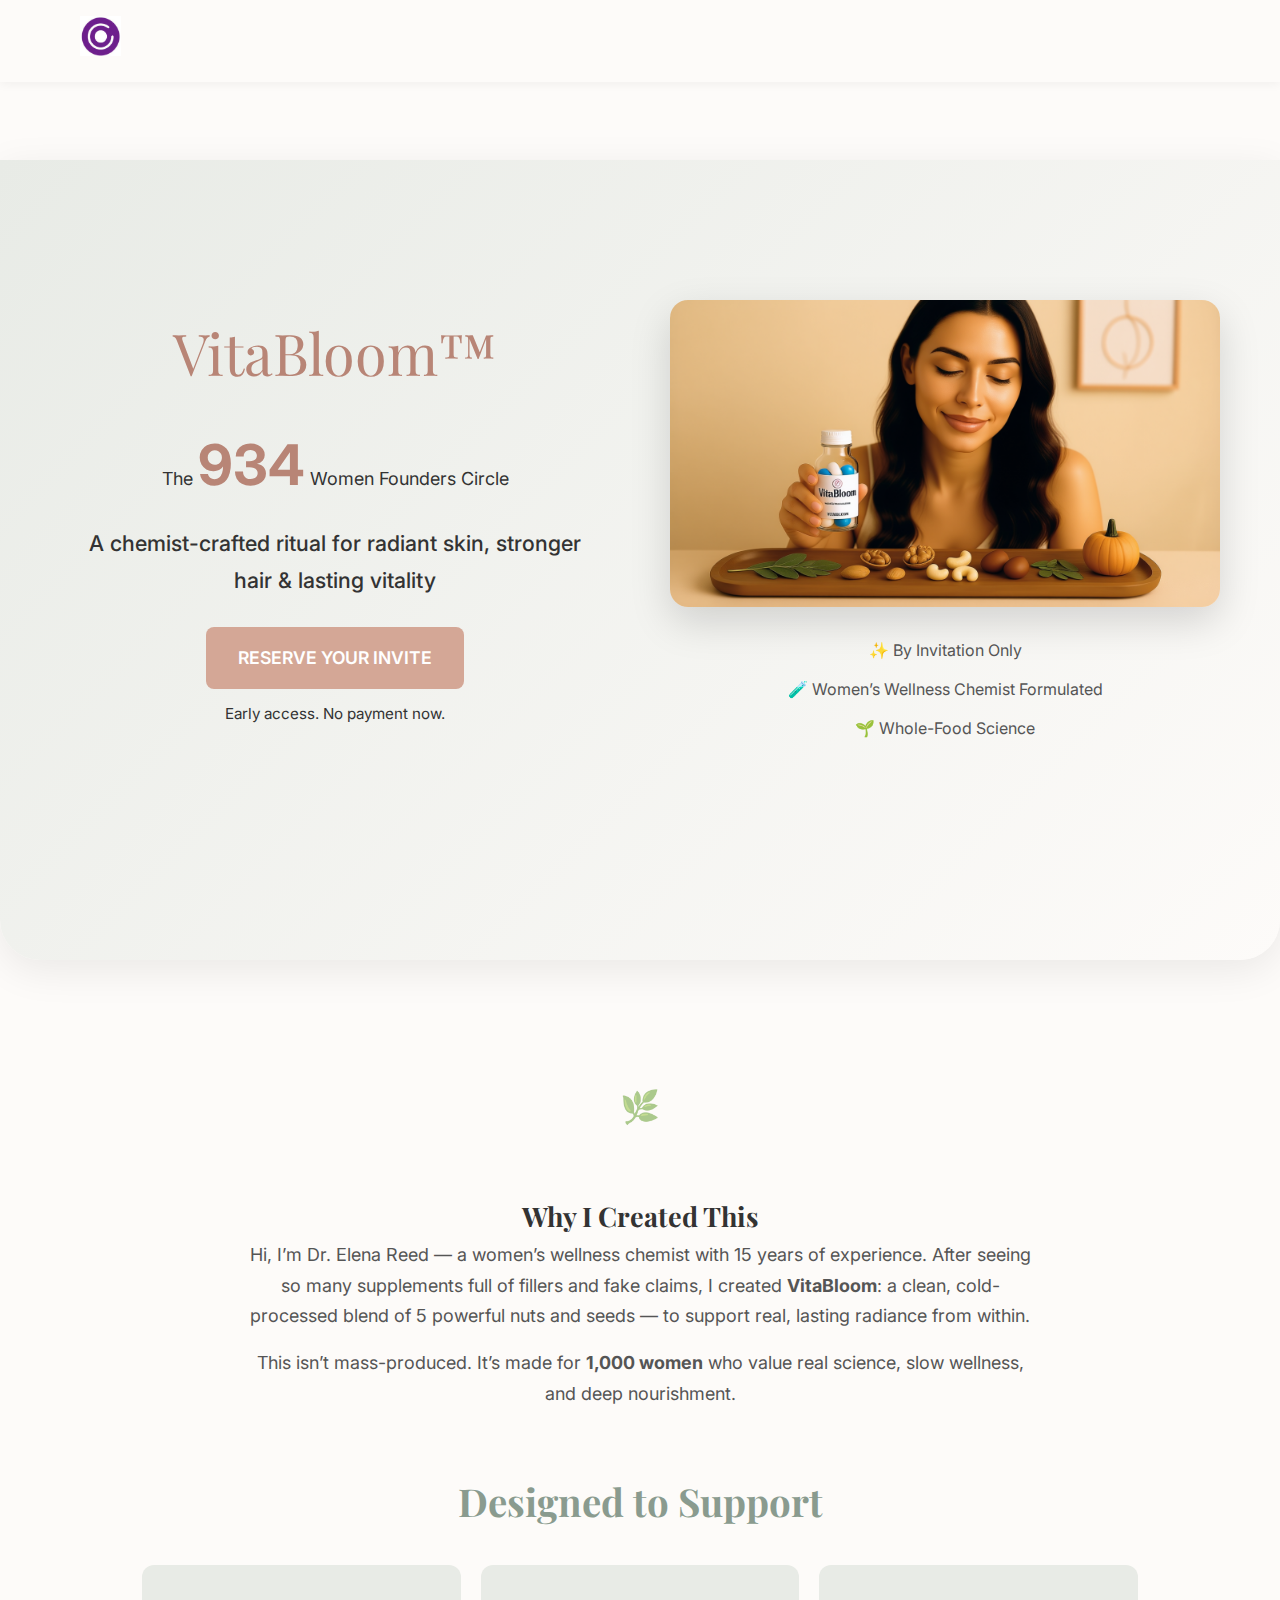
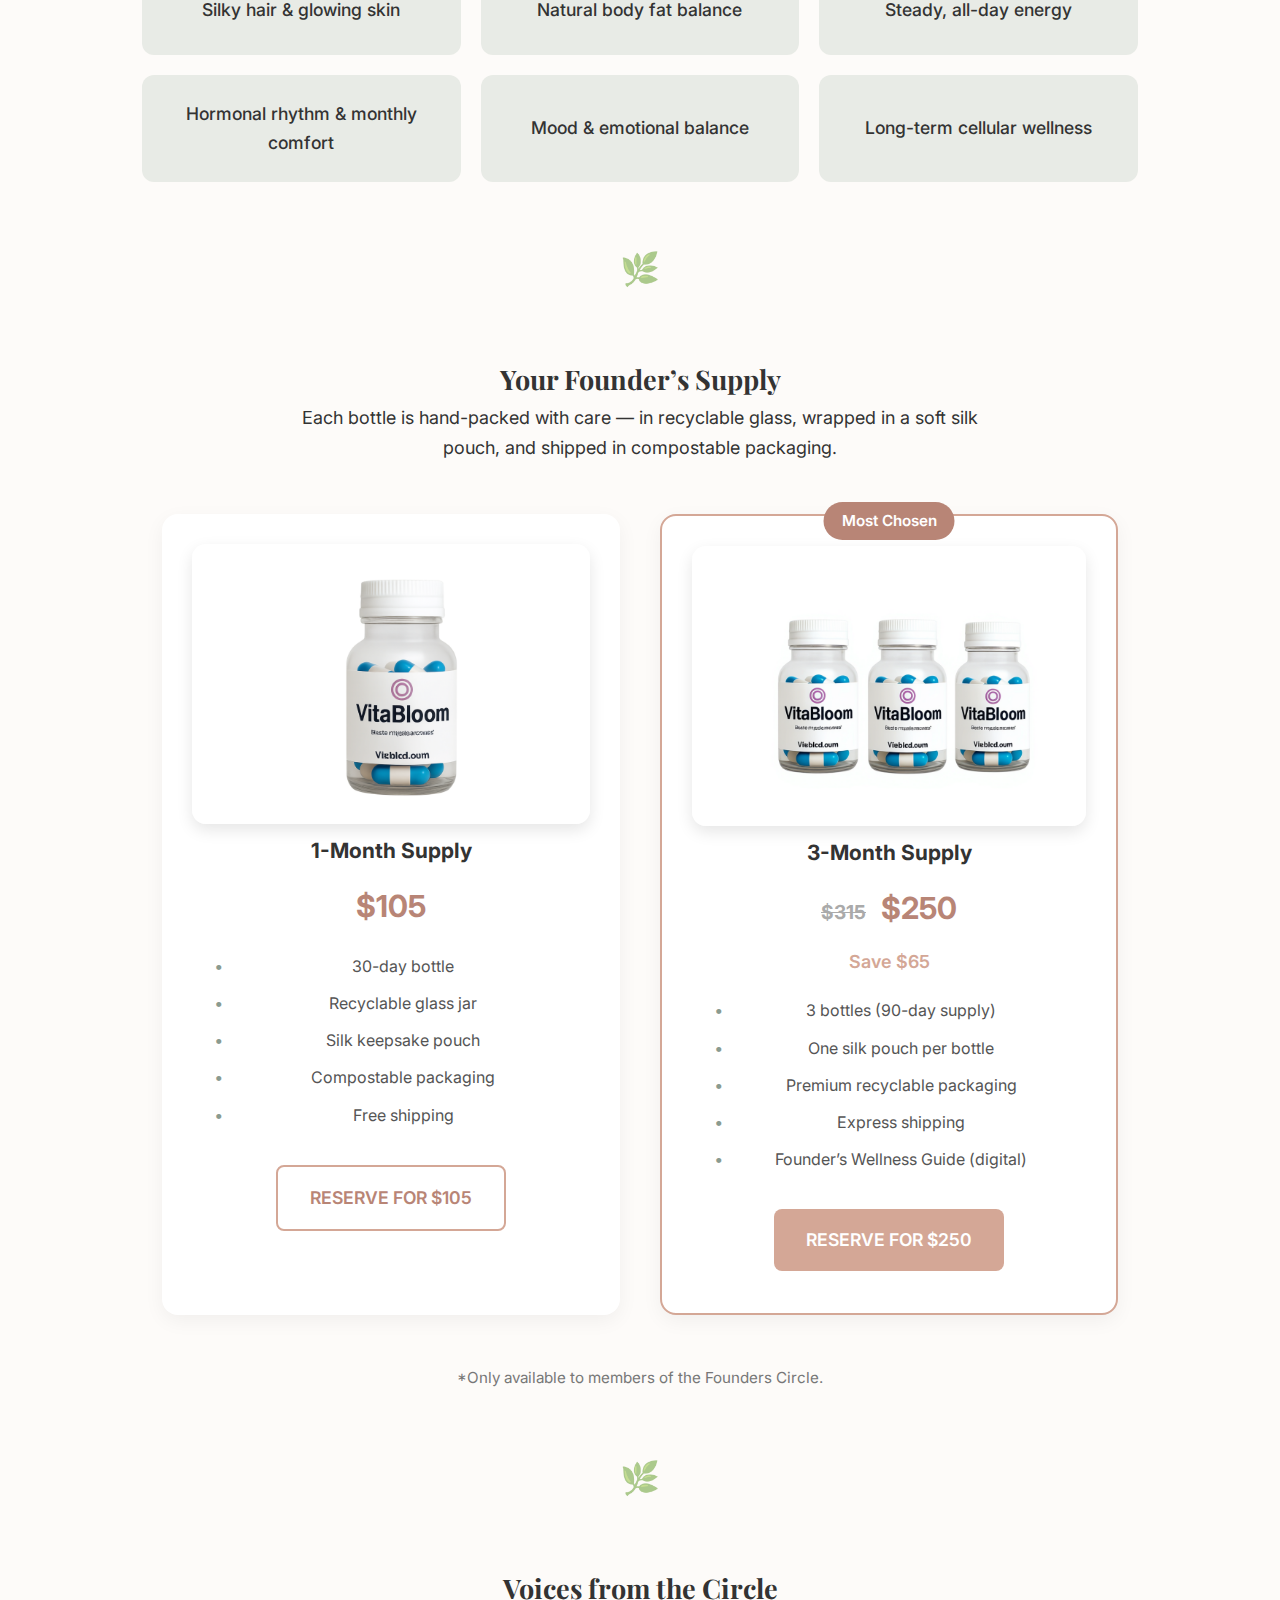
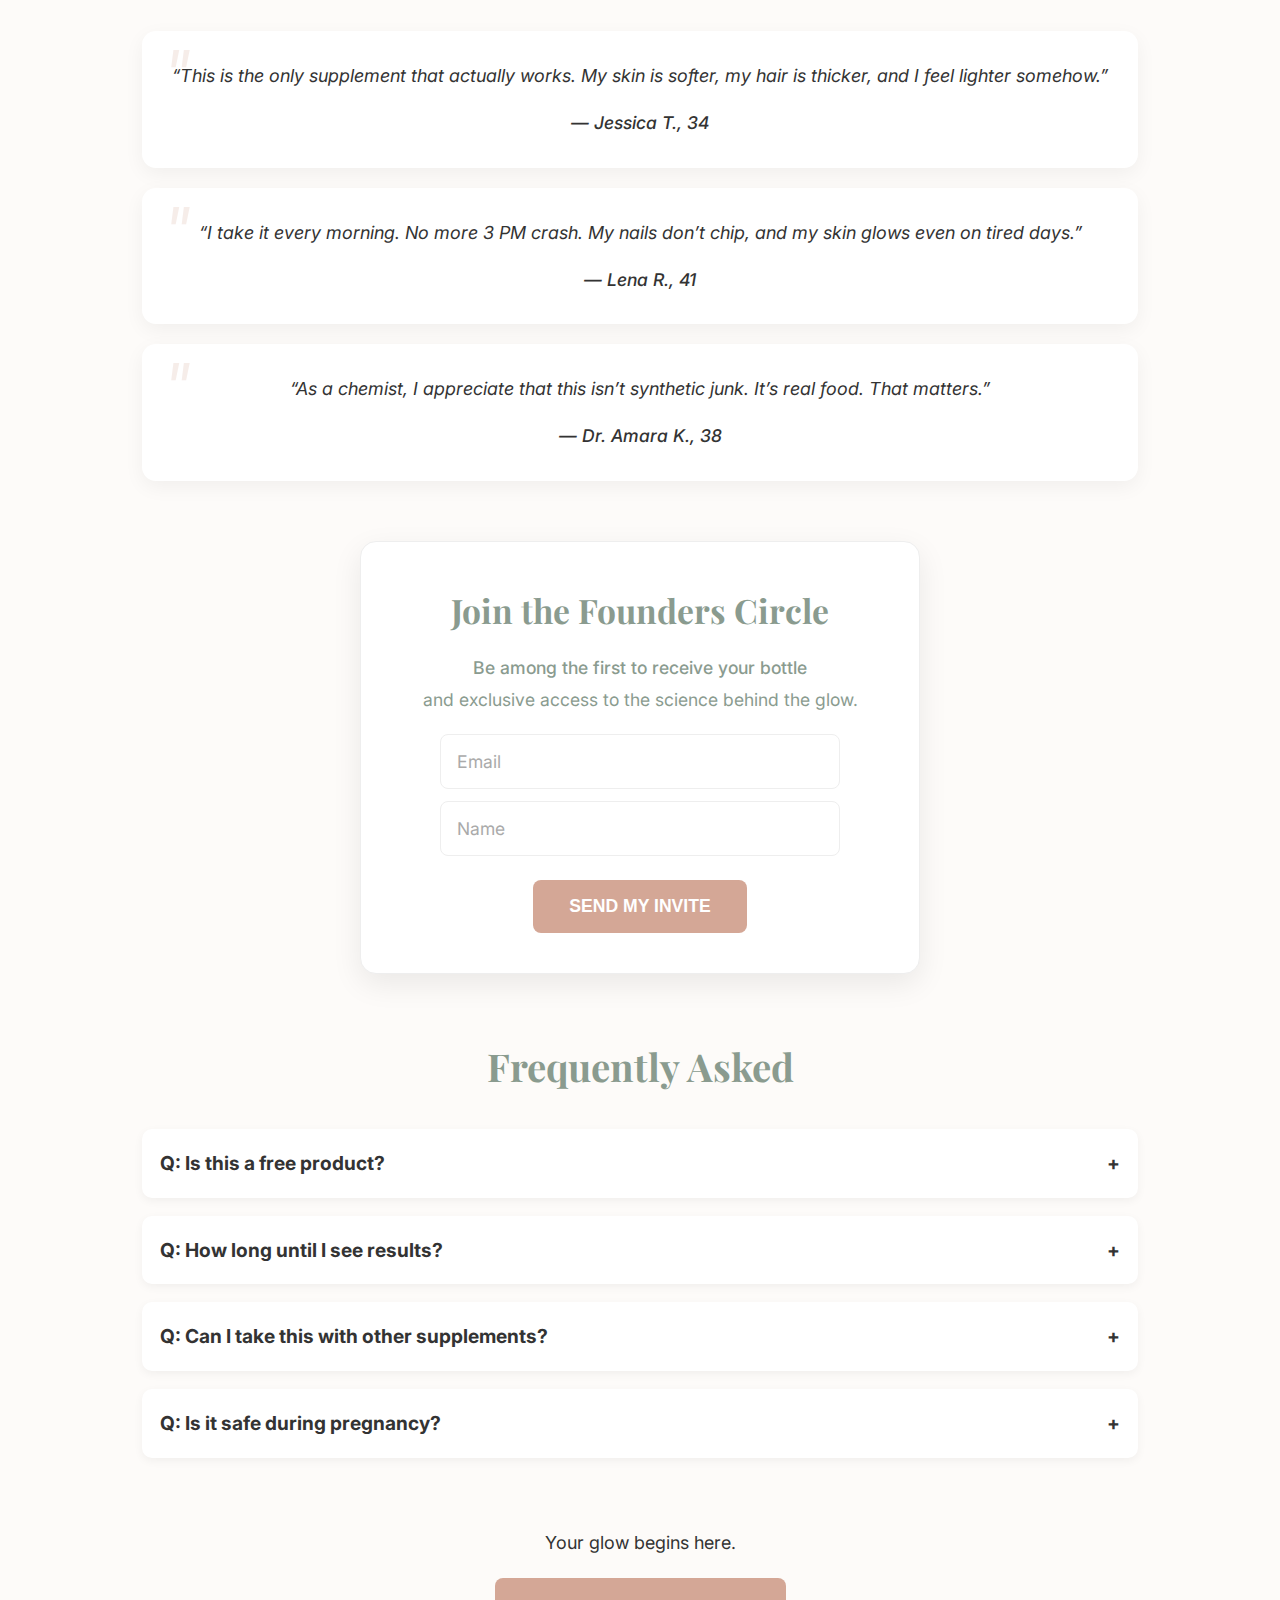
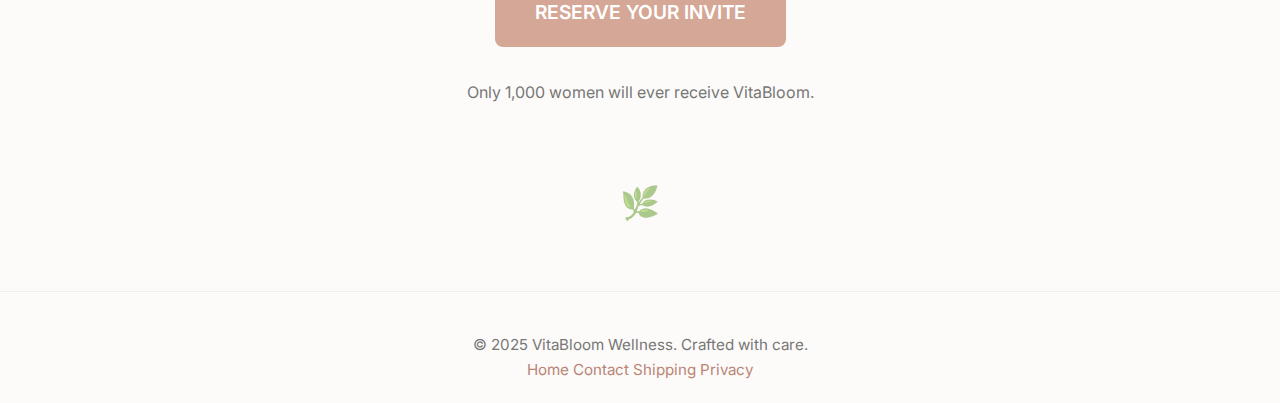
<file: index.html>
<!DOCTYPE html>
<html lang="en">
<head>
  <meta charset="UTF-8" />
  <meta name="viewport" content="width=device-width, initial-scale=1.0"/>
  <title>VitaBloom™ – The 1,000 Women Founders Circle</title>
  <link rel="stylesheet" href="style.css" />
  <link href="https://fonts.googleapis.com/css2?family=Inter:wght@400;500&family=Playfair+Display:ital,wght@0,400;0,700&display=swap" rel="stylesheet">

  <!-- Fixed Navbar Inline CSS -->
  <style>
    /* === FIXED TOP MENU – NEVER MOVES === */
    .navbar {
      position: fixed;
      top: 0;
      left: 0;
      width: 100%;
      background: #fdfbf9;
      box-shadow: 0 2px 10px rgba(0, 0, 0, 0.05);
      z-index: 1000;
      padding: 16px 0;
      transition: background 0.3s ease;
    }

    .nav-container {
      max-width: 1200px;
      margin: 0 auto;
      padding: 0 40px;
      display: flex;
      align-items: center;
    }

    .logo img {
      height: 40px;
      width: auto;
      transition: transform 0.3s ease;
    }

    .logo img:hover {
      transform: scale(1.03);
    }

    /* Push content below navbar */
    body {
      padding-top: 80px;
    }
  </style>
</head>
<body>

  <!-- Fixed Top Menu -->
  <header class="navbar">
    <div class="nav-container">
      <div class="logo">
        <img src="logo/logo.jpg" alt="VitaBloom Logo" />
      </div>
    </div>
  </header>

  <!-- Hero Section -->
  <section class="hero">
    <div class="hero-container">
      <div class="hero-content">
        <h1>VitaBloom™</h1>
        <p>The <span id="spots">950</span> Women Founders Circle</p>
        <p class="tagline">A chemist-crafted ritual for radiant skin, stronger hair & lasting vitality</p>
        <a href="#join" class="btn btn-primary">RESERVE YOUR INVITE</a>
        <p class="fine-print">Early access. No payment now.</p>
      </div>
      <div class="hero-image">
        <img 
          src="hero/VitaBloom.png" 
          alt="VitaBloom Bottle in Silk Pouch – Premium Natural Supplement"
        />
        <div class="badges">
          <span>✨ By Invitation Only</span>
          <span>🧪 Women’s Wellness Chemist Formulated</span>
          <span>🌱 Whole-Food Science</span>
        </div>
      </div>
    </div>
  </section>

  <div class="container">

    <div class="divider">🌿</div>

    <!-- Founder's Note -->
    <section class="founder">
      <h2>Why I Created This</h2>
      <p>Hi, I’m Dr. Elena Reed — a women’s wellness chemist with 15 years of experience. After seeing so many supplements full of fillers and fake claims, I created <strong>VitaBloom</strong>: a clean, cold-processed blend of 5 powerful nuts and seeds — to support real, lasting radiance from within.</p>
      <p>This isn’t mass-produced. It’s made for <strong>1,000 women</strong> who value real science, slow wellness, and deep nourishment.</p>
    </section>

    <!-- Benefits -->
    <section class="benefits">
      <h2>Designed to Support</h2>
      <ul>
        <li>Silky hair & glowing skin</li>
        <li>Natural body fat balance</li>
        <li>Steady, all-day energy</li>
        <li>Hormonal rhythm & monthly comfort</li>
        <li>Mood & emotional balance</li>
        <li>Long-term cellular wellness</li>
      </ul>
    </section>

    <div class="divider">🌿</div>

    <!-- Pricing -->
    <section id="pricing" class="pricing">
      <div class="content-area">
        <h2>Your Founder’s Supply</h2>
        <p class="intro">Each bottle is hand-packed with care — in recyclable glass, wrapped in a soft silk pouch, and shipped in compostable packaging.</p>

        <div class="pricing-cards">
          <!-- Single Bottle -->
          <div class="card">
            <img 
              src="images/1bottleViteBloom.png" 
              alt="VitaBloom 1-Month Supply – Glass Jar in Silk Pouch" 
              class="product-image"
            />
            <h3>1-Month Supply</h3>
            <div class="price">$105</div>
            <ul class="details">
              <li>30-day bottle</li>
              <li>Recyclable glass jar</li>
              <li>Silk keepsake pouch</li>
              <li>Compostable packaging</li>
              <li>Free shipping</li>
            </ul>
            <a href="#join" class="btn btn-outline">RESERVE FOR $105</a>
          </div>

          <!-- 3 Bottles -->
          <div class="card featured">
            <div class="label">Most Chosen</div>
            <img 
              src="images/3bottlesvatabloom.png" 
              alt="VitaBloom 3-Month Supply – Three Bottles with Silk Pouches" 
              class="product-image"
            />
            <h3>3-Month Supply</h3>
            <div class="price">
              <span class="original">$315</span> $250
            </div>
            <div class="save">Save $65</div>
            <ul class="details">
              <li>3 bottles (90-day supply)</li>
              <li>One silk pouch per bottle</li>
              <li>Premium recyclable packaging</li>
              <li>Express shipping</li>
              <li>Founder’s Wellness Guide (digital)</li>
            </ul>
            <a href="#join" class="btn btn-primary">RESERVE FOR $250</a>
          </div>
        </div>

        <p class="note">*Only available to members of the Founders Circle.</p>
      </div>
    </section>

    <div class="divider">🌿</div>

    <!-- Testimonials -->
    <section class="testimonials">
      <div class="content-area">
        <h2>Voices from the Circle</h2>
        <blockquote>
          <p>“This is the only supplement that actually works. My skin is softer, my hair is thicker, and I feel lighter somehow.”</p>
          <cite>— Jessica T., 34</cite>
        </blockquote>
        <blockquote>
          <p>“I take it every morning. No more 3 PM crash. My nails don’t chip, and my skin glows even on tired days.”</p>
          <cite>— Lena R., 41</cite>
        </blockquote>
        <blockquote>
          <p>“As a chemist, I appreciate that this isn’t synthetic junk. It’s real food. That matters.”</p>
          <cite>— Dr. Amara K., 38</cite>
        </blockquote>
      </div>
    </section>

    <!-- Join Form -->
    <section id="join" class="waitlist">
      <div class="content-area">
        <div class="form-card">
          <h2>Join the Founders Circle</h2>
          <p class="join-intro-line1">Be among the first to receive your bottle</p>
          <p class="join-intro-line2">and exclusive access to the science behind the glow.</p>
          
          <form id="waitlist-form">
            <input type="email" placeholder="Email" required />
            <input type="text" placeholder="Name" required />
          </form>

          <button type="submit" class="btn btn-primary centered-btn">SEND MY INVITE</button>
        </div>
      </div>
    </section>

    <!-- FAQ -->
    <section class="faq">
      <div class="content-area">
        <h2>Frequently Asked</h2>

        <div class="item">
          <h3>Q: Is this a free product?<span>+</span></h3>
          <p>A: No. This is an early access list. You’ll be invited to purchase when your batch opens.</p>
        </div>

        <div class="item">
          <h3>Q: How long until I see results?<span>+</span></h3>
          <p>A: Most women notice energy and skin glow in 2–4 weeks. For hair and balance, we recommend 6–8 weeks of consistent use.</p>
        </div>

        <div class="item">
          <h3>Q: Can I take this with other supplements?<span>+</span></h3>
          <p>A: Yes! Just avoid other high-selenium products.</p>
        </div>

        <div class="item">
          <h3>Q: Is it safe during pregnancy?<span>+</span></h3>
          <p>A: Please consult your healthcare provider.</p>
        </div>
      </div>
    </section>

    <!-- Final CTA -->
    <section class="final-cta">
      <div class="content-area">
        <p>Your glow begins here.</p>
        <a href="#join" class="btn btn-primary">RESERVE YOUR INVITE</a>
        <p class="small">Only 1,000 women will ever receive VitaBloom.</p>
      </div>
    </section>

    <div class="divider">🌿</div>

  </div> <!-- End .container -->

  <!-- ✅ FOOTER -->
  <footer class="vita-footer">
    <div class="footer-container">
      <p>&copy; 2025 VitaBloom Wellness. Crafted with care.</p>
      <div class="footer-links">
        <a href="index.html" class="footer-link">Home</a>
        <a href="pages/contact.html" class="footer-link">Contact</a>
        <a href="pages/ship.html" class="footer-link">Shipping</a>
        <a href="pages/privacy.html" class="footer-link">Privacy</a>
      </div>
    </div>
  </footer>

  <!-- Responsive Layout Fix -->
  <style>
    body {
      min-height: 100vh;
      display: flex;
      flex-direction: column;
      margin: 0;
    }
    .container {
      flex: 1;
    }
    footer.vita-footer {
      margin-top: auto;
    }

    @media (max-width: 768px) {
      .hero-container {
        flex-direction: column;
        text-align: center;
      }
      .hero-content {
        width: 100%;
        margin-bottom: 20px;
      }
      .hero-image {
        width: 100%;
        text-align: center;
      }
      .hero-image img {
        max-width: 280px;
      }
      .pricing-cards {
        flex-direction: column;
        align-items: center;
      }
      .card {
        width: 100%;
        max-width: 400px;
        margin: 12px 0;
      }
      .footer-container {
        flex-direction: column;
        text-align: center;
        gap: 12px;
      }
      .footer-links {
        justify-content: center;
      }
      .container {
        padding: 0 16px;
      }
    }
  </style>

  <!-- === VITA BLOOM COUNTDOWN SCRIPT === -->
  <script>
    document.addEventListener("DOMContentLoaded", function () {
      const MIN_SAFE = 682;
      const START_MIN = 827;
      const START_MAX = 999;
      const MIN_INTERVAL = 30000;
      const MAX_INTERVAL = 45000;

      const spotsElement = document.getElementById('spots');
      if (!spotsElement) {
        console.warn("Countdown element #spots not found.");
        return;
      }

      function randomBetween(min, max) {
        return Math.floor(Math.random() * (max - min + 1)) + min;
      }

      function loadState() {
        try {
          const saved = localStorage.getItem('vitabloom_count');
          if (saved) return JSON.parse(saved);
        } catch (e) {
          console.warn("Could not read localStorage.", e);
        }
        return null;
      }

      function saveState(state) {
        try {
          localStorage.setItem('vitabloom_count', JSON.stringify(state));
        } catch (e) {
          console.warn("Could not save to localStorage.", e);
        }
      }

      let state = loadState();

      if (!state || typeof state.count !== 'number' || state.count < MIN_SAFE) {
        state = {
          count: randomBetween(START_MIN, START_MAX),
          nextDrop: Date.now() + randomBetween(MIN_INTERVAL, MAX_INTERVAL)
        };
        saveState(state);
      }

      if (state.count <= MIN_SAFE) {
        state.count = MIN_SAFE;
        spotsElement.textContent = MIN_SAFE;
        return;
      }

      spotsElement.textContent = state.count;

      function scheduleNextDrop() {
        if (state.count <= MIN_SAFE) return;

        const now = Date.now();
        const delay = Math.max(state.nextDrop - now, 0);

        setTimeout(() => {
          if (state.count > MIN_SAFE) {
            state.count -= 1;
            state.nextDrop = now + randomBetween(MIN_INTERVAL, MAX_INTERVAL);
            spotsElement.textContent = state.count;
            saveState(state);
          }
          if (state.count > MIN_SAFE) {
            scheduleNextDrop();
          }
        }, delay);
      }

      scheduleNextDrop();
    });
  </script>

  <!-- === FAQ TOGGLE SCRIPT – WORKING === -->
  <script>
    document.addEventListener("DOMContentLoaded", function () {
      const items = document.querySelectorAll('.faq .item');
      items.forEach(item => {
        const heading = item.querySelector('h3');
        const toggle = heading.querySelector('span');
        const answer = item.querySelector('p');
        answer.style.display = 'none';
        heading.style.cursor = 'pointer';
        heading.style.userSelect = 'none';

        heading.addEventListener('click', () => {
          const isActive = item.classList.contains('active');
          
          // Close all
          items.forEach(i => {
            i.classList.remove('active');
            i.querySelector('p').style.display = 'none';
            i.querySelector('span').textContent = '+';
          });

          // Open current
          if (!isActive) {
            item.classList.add('active');
            answer.style.display = 'block';
            toggle.textContent = '−';
          }
        });
      });
    });
  </script>

  <!-- === FORM SUBMIT SCRIPT === -->
  <script>
    document.getElementById('waitlist-form').addEventListener('submit', function(e) {
      e.preventDefault();
      const name = this.querySelector('input[type="text"]').value.trim();
      const email = this.querySelector('input[type="email"]').value.trim();
      
      if (name && email) {
        alert(`Thank you, ${name}! You’re in the Founders Circle. Your invite is on the way.`);
        this.reset();
      } else {
        alert("Please enter your name and email.");
      }
    });
  </script>

</body>
</html>
</file>
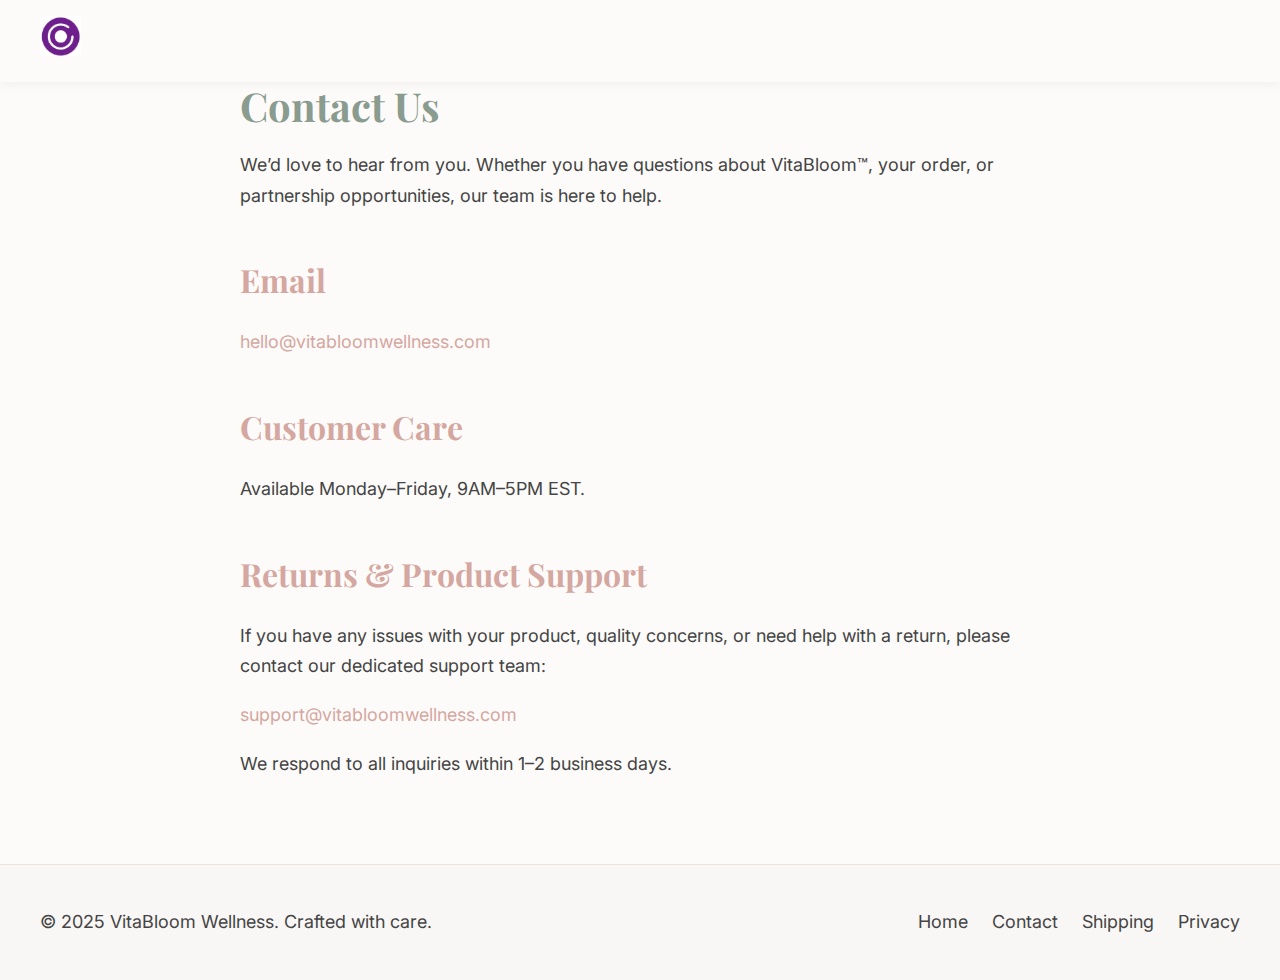
<file: pages/contact.html>
<!DOCTYPE html>
<html lang="en">
<head>
  <meta charset="UTF-8" />
  <meta name="viewport" content="width=device-width, initial-scale=1.0"/>
  <title>Contact VitaBloom™</title>
  <link href="https://fonts.googleapis.com/css2?family=Inter:wght@400;500&family=Playfair+Display:ital,wght@0,400;0,700&display=swap" rel="stylesheet">
  
  <style>
    /* === GLOBAL STYLES – MATCHES index.html EXACTLY === */
    body {
      margin: 0;
      font-family: 'Inter', sans-serif;
      background-color: #fdfbf9;
      color: #444;
      line-height: 1.7;
      font-size: 18px;
      padding-top: 80px;
    }

    /* === FIXED NAVBAR === */
    .navbar {
      position: fixed;
      top: 0;
      left: 0;
      width: 100%;
      background: #fdfbf9;
      box-shadow: 0 2px 10px rgba(0,0,0,0.05);
      z-index: 1000;
      padding: 16px 0;
    }

    .nav-container {
      max-width: 1200px;
      margin: 0 auto;
      padding: 0 40px;
      display: flex;
      align-items: center;
    }

    .logo img {
      height: 40px;
      transition: transform 0.3s ease;
    }

    .logo img:hover {
      transform: scale(1.03);
    }

    /* === PAGE CONTENT === */
    .container {
      max-width: 800px;
      margin: 0 auto;
      padding: 0 20px;
    }

    /* === LARGE TEXT: HEADINGS === */
    h1, h2 {
      font-family: 'Playfair Display', serif;
      color: #333;
      font-weight: 700;
      line-height: 1.3;
    }

    h1 {
      font-size: 2.5rem;
      margin: 0 0 16px 0;
      color: #8a9b8f;
    }

    h2 {
      font-size: 2rem;
      margin-top: 1.5em;
      color: #d4a7a0;
    }

    /* === LINKS === */
    a {
      color: #d4a7a0;
      text-decoration: none;
    }

    a:hover {
      text-decoration: underline;
    }

    /* === FOOTER === */
    .vita-footer {
      background-color: #f9f7f5;
      border-top: 1px solid #eae3e0;
      padding: 24px 0;
      margin-top: 60px;
      font-family: 'Inter', sans-serif;
      color: #444;
      font-size: 18px;
    }

    .footer-container {
      max-width: 1200px;
      margin: 0 auto;
      padding: 0 40px;
      display: flex;
      justify-content: space-between;
      align-items: center;
      flex-wrap: wrap;
      gap: 12px;
    }

    .footer-links {
      display: flex;
      gap: 24px;
    }

    .footer-link {
      color: #444;
      text-decoration: none;
      transition: color 0.2s ease;
    }

    .footer-link:hover {
      color: #d4a7a0;
    }
  </style>
</head>
<body>

  <!-- Fixed Top Menu -->
  <header class="navbar">
    <div class="nav-container">
      <div class="logo">
        <a href="../index.html">
          <img src="../logo/logo.jpg" alt="VitaBloom Logo" />
        </a>
      </div>
    </div>
  </header>

  <!-- Main Content -->
  <div class="container">
    <h1>Contact Us</h1>
    <p>We’d love to hear from you. Whether you have questions about VitaBloom™, your order, or partnership opportunities, our team is here to help.</p>

    <h2>Email</h2>
    <p><a href="mailto:hello@vitabloomwellness.com">hello@vitabloomwellness.com</a></p>

    <h2>Customer Care</h2>
    <p>Available Monday–Friday, 9AM–5PM EST.</p>

    <h2>Returns & Product Support</h2>
    <p>If you have any issues with your product, quality concerns, or need help with a return, please contact our dedicated support team:</p>
    <p><a href="mailto:support@vitabloomwellness.com">support@vitabloomwellness.com</a></p>

    <p>We respond to all inquiries within 1–2 business days.</p>
  </div>

  <!-- ✅ FOOTER – FULLY NAVIGABLE -->
  <footer class="vita-footer">
    <div class="footer-container">
      <p>&copy; 2025 VitaBloom Wellness. Crafted with care.</p>
      <div class="footer-links">
        <a href="../index.html" class="footer-link">Home</a>
        <a href="./contact.html" class="footer-link">Contact</a>
        <a href="./ship.html" class="footer-link">Shipping</a>
        <a href="./privacy.html" class="footer-link">Privacy</a>
      </div>
    </div>
  </footer>

  <!-- Responsive Layout Fix – No Style Changes -->
  <style>
    body {
      min-height: 100vh;
      display: flex;
      flex-direction: column;
      margin: 0;
    }
    .container {
      flex: 1;
    }
    footer.vita-footer {
      margin-top: auto;
    }

    @media (max-width: 768px) {
      .container {
        padding: 0 16px;
      }
      .footer-container {
        flex-direction: column;
        text-align: center;
        gap: 12px;
      }
      .footer-links {
        justify-content: center;
      }
    }
  </style>

</body>
</html>
</file>
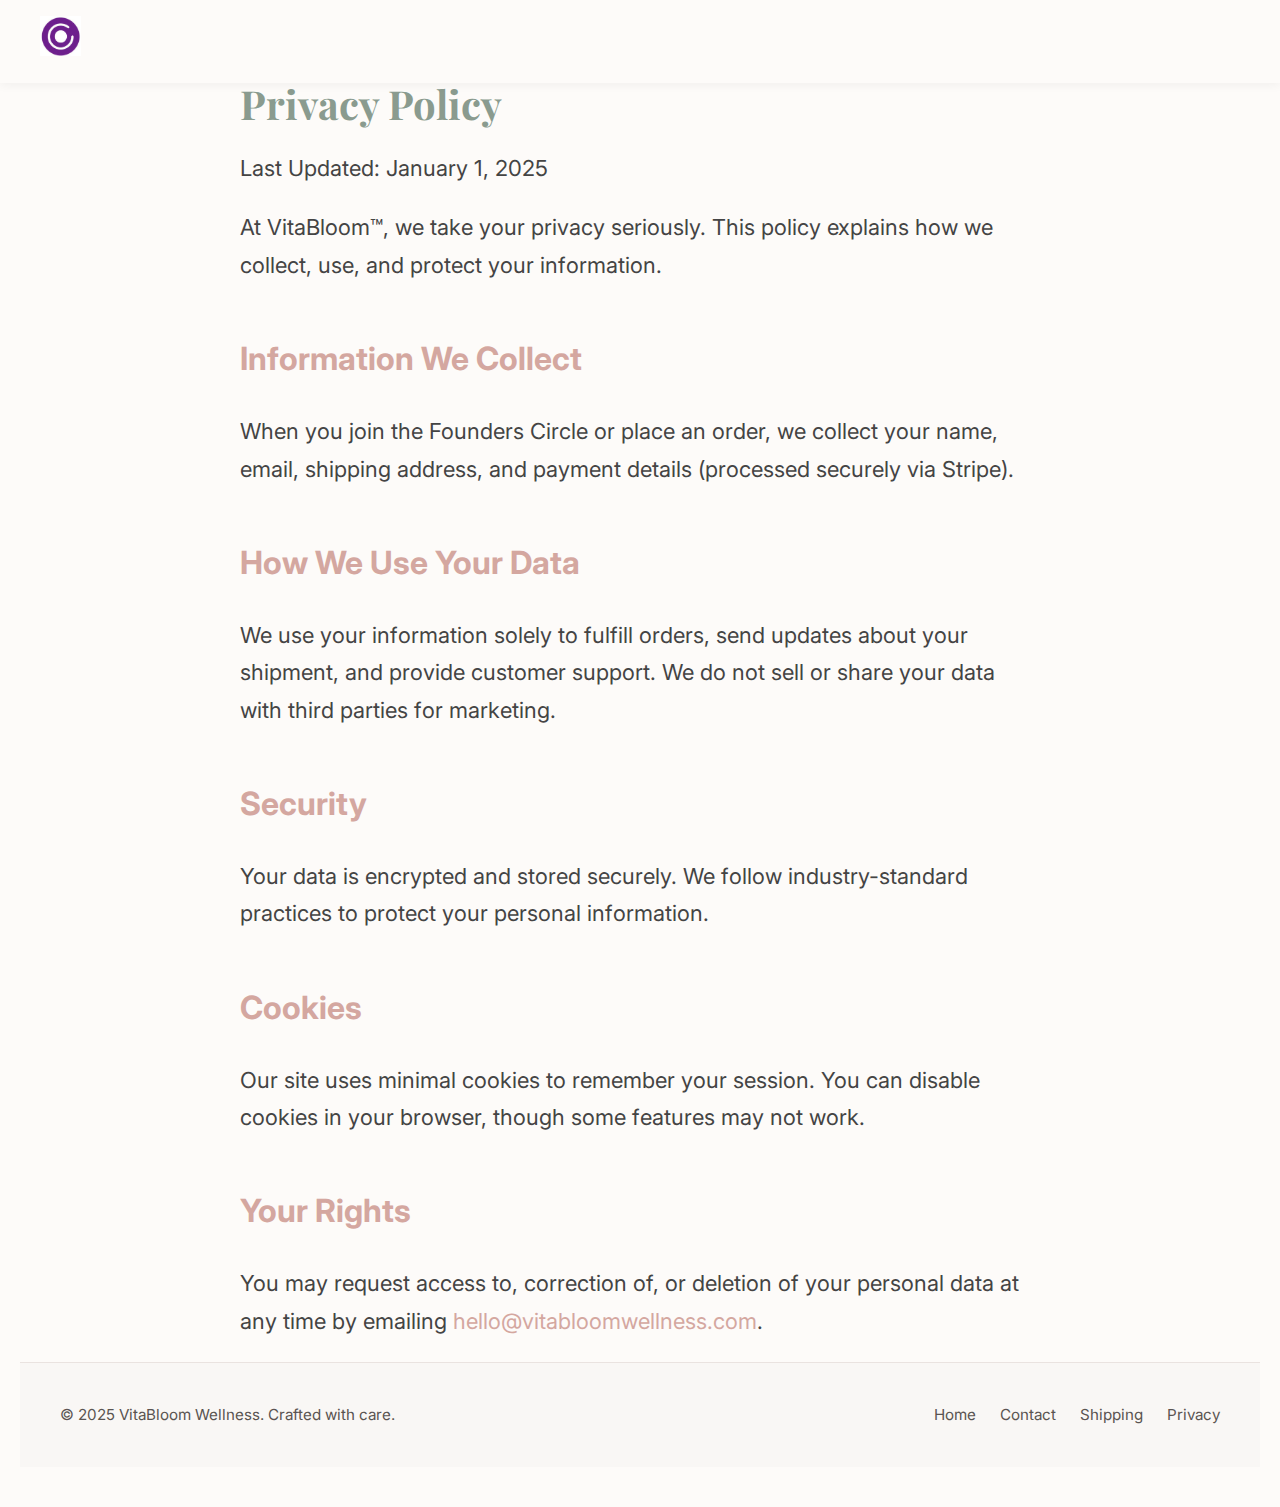
<file: pages/privacy.html>
<!DOCTYPE html>
<html lang="en">
<head>
  <meta charset="UTF-8" />
  <meta name="viewport" content="width=device-width, initial-scale=1.0"/>
  <title>Privacy Policy – VitaBloom™</title>
  <link href="https://fonts.googleapis.com/css2?family=Inter:wght@400;500&family=Playfair+Display:ital,wght@0,400;0,700&display=swap" rel="stylesheet">
  <style>
    body {
      margin: 0;
      font-family: 'Inter', sans-serif;
      background-color: #fdfbf9;
      color: #444;
      line-height: 1.7;
      font-size: 22px;
      padding: 80px 20px 40px;
    }

    .container {
      max-width: 800px;
      margin: 0 auto;
      padding: 0 20px;
    }

    header.navbar {
      position: fixed;
      top: 0;
      left: 0;
      width: 100%;
      background: #fdfbf9;
      box-shadow: 0 2px 10px rgba(0,0,0,0.05);
      padding: 16px 0;
      z-index: 1000;
    }

    .nav-container {
      max-width: 1200px;
      margin: 0 auto;
      padding: 0 40px;
      display: flex;
      align-items: center;
    }

    .logo img {
      height: 40px;
    }

    h1 {
      font-size: 2.5rem;
      margin: 0 0 16px 0;
      color: #d4a7a0;
    }

    h2 {
      font-size: 2rem;
      margin-top: 1.5em;
      color: #d4a7a0;
    }

    a {
      color: #d4a7a0;
      text-decoration: none;
    }

    a:hover {
      text-decoration: underline;
    }

    /* Corrected h1 style */
    h1 {
      font-family: 'Playfair Display', serif;
      color: #8a9b8f;
      font-weight: 700;
      line-height: 1.2;
      margin-top: 0;
    }
  </style>
</head>
<body>

  <!-- Fixed Top Menu -->
  <header class="navbar">
    <div class="nav-container">
      <div class="logo">
        <a href="../index.html">
          <img src="../logo/logo.jpg" alt="VitaBloom Logo" />
        </a>
      </div>
    </div>
  </header>

  <div class="container">
    <h1>Privacy Policy</h1>
    <p>Last Updated: January 1, 2025</p>

    <p>At VitaBloom™, we take your privacy seriously. This policy explains how we collect, use, and protect your information.</p>

    <h2>Information We Collect</h2>
    <p>When you join the Founders Circle or place an order, we collect your name, email, shipping address, and payment details (processed securely via Stripe).</p>

    <h2>How We Use Your Data</h2>
    <p>We use your information solely to fulfill orders, send updates about your shipment, and provide customer support. We do not sell or share your data with third parties for marketing.</p>

    <h2>Security</h2>
    <p>Your data is encrypted and stored securely. We follow industry-standard practices to protect your personal information.</p>

    <h2>Cookies</h2>
    <p>Our site uses minimal cookies to remember your session. You can disable cookies in your browser, though some features may not work.</p>

    <h2>Your Rights</h2>
    <p>You may request access to, correction of, or deletion of your personal data at any time by emailing <a href="mailto:hello@vitabloomwellness.com">hello@vitabloomwellness.com</a>.</p>
  </div>

  <!-- ✅ FOOTER – FULLY NAVIGABLE -->
  <footer class="vita-footer">
    <div class="footer-container">
      <p>&copy; 2025 VitaBloom Wellness. Crafted with care.</p>
      <div class="footer-links">
        <a href="../index.html" class="footer-link">Home</a>
        <a href="./contact.html" class="footer-link">Contact</a>
        <a href="./ship.html" class="footer-link">Shipping</a>
        <a href="./privacy.html" class="footer-link">Privacy</a>
      </div>
    </div>
  </footer>

  <style>
    .vita-footer {
      background-color: #f9f7f5;
      border-top: 1px solid #eae3e0;
      padding: 24px 0;
      margin-top: 60px;
      font-family: 'Inter', sans-serif;
      color: #5a5451;
      font-size: 0.95rem;
    }

    .footer-container {
      max-width: 1200px;
      margin: 0 auto;
      padding: 0 40px;
      display: flex;
      justify-content: space-between;
      align-items: center;
      flex-wrap: wrap;
      gap: 12px;
    }

    .footer-links {
      display: flex;
      gap: 24px;
    }

    .footer-link {
      color: #5a5451;
      text-decoration: none;
      transition: color 0.2s ease;
    }

    .footer-link:hover {
      color: #d4a7a0;
      text-decoration: underline;
    }

    @media (max-width: 600px) {
      .footer-container {
        flex-direction: column;
        text-align: center;
      }
    }
  </style>

  <!-- Responsive Layout Fix – No Design Changes -->
  <style>
    body {
      min-height: 100vh;
      display: flex;
      flex-direction: column;
      margin: 0;
    }
    .container {
      flex: 1;
    }
    footer.vita-footer {
      margin-top: auto;
    }

    @media (max-width: 768px) {
      .container {
        padding: 0 16px;
      }
      .footer-container {
        flex-direction: column;
        text-align: center;
        gap: 12px;
      }
      .footer-links {
        justify-content: center;
      }
    }
  </style>

</body>
</html>
</file>
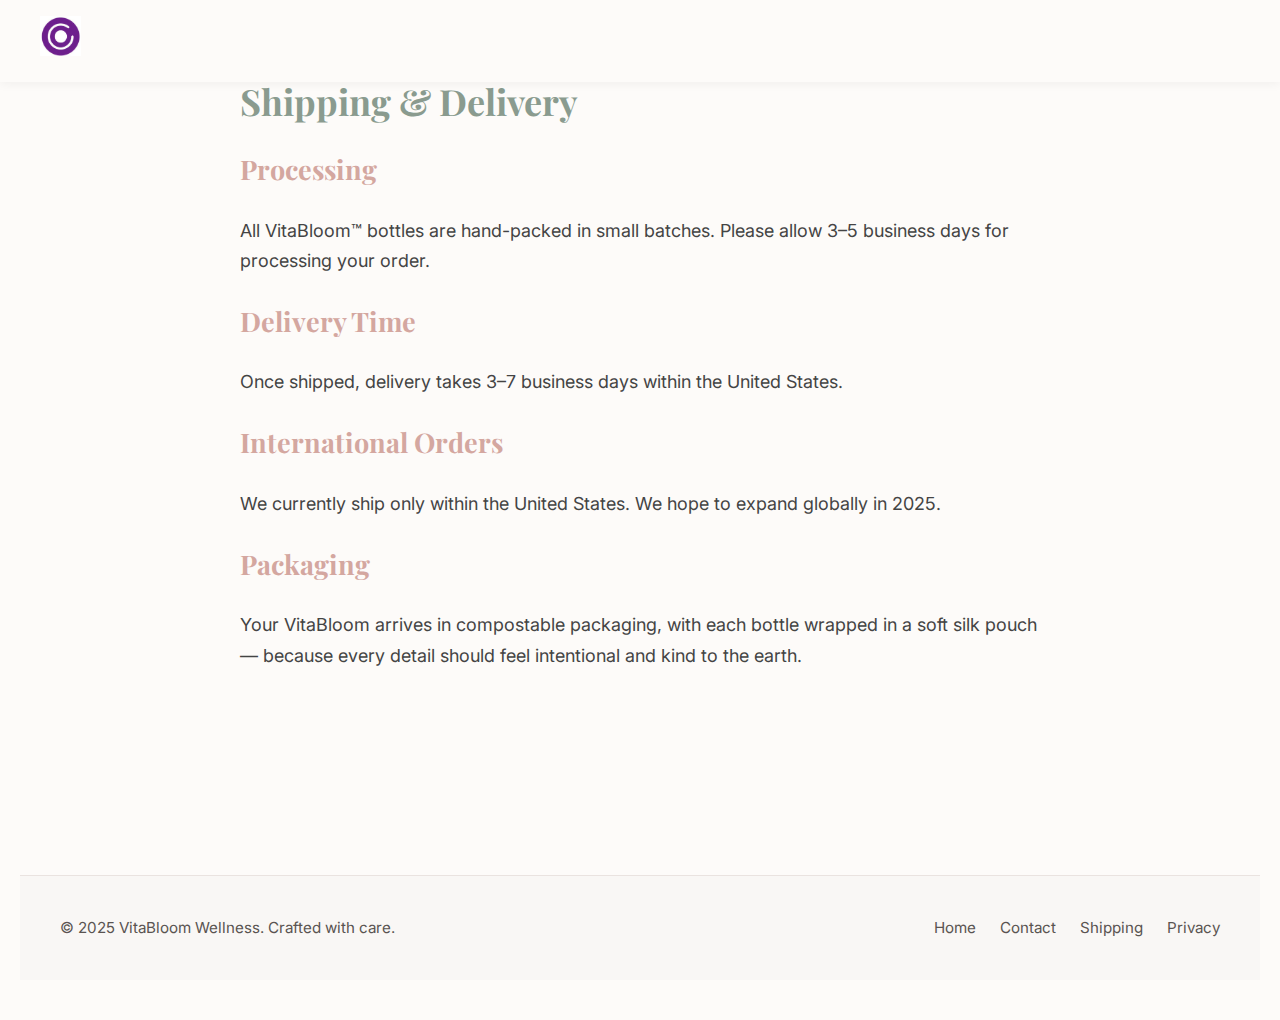
<file: pages/ship.html>
<!DOCTYPE html>
<html lang="en">
<head>
  <meta charset="UTF-8" />
  <meta name="viewport" content="width=device-width, initial-scale=1.0"/>
  <title>Shipping & Delivery – VitaBloom™</title>
  <link href="https://fonts.googleapis.com/css2?family=Inter:wght@400;500&family=Playfair+Display:ital,wght@0,400;0,700&display=swap" rel="stylesheet">
  <style>
    body {
      margin: 0;
      font-family: 'Inter', sans-serif;
      background-color: #fdfbf9;
      color: #444;
      line-height: 1.7;
      font-size: 18px;
      padding: 80px 20px 40px;
    }

    .container {
      max-width: 800px;
      margin: 0 auto;
      padding: 0 20px;
    }

    header.navbar {
      position: fixed;
      top: 0;
      left: 0;
      width: 100%;
      background: #fdfbf9;
      box-shadow: 0 2px 10px rgba(0,0,0,0.05);
      padding: 16px 0;
      z-index: 1000;
    }

    .nav-container {
      max-width: 1200px;
      margin: 0 auto;
      padding: 0 40px;
      display: flex;
      align-items: center;
    }

    .logo img {
      height: 40px;
    }

    h1, h2 {
      font-family: 'Playfair Display', serif;
      color: #d4a7a0;
    }

    a {
      color: #d4a7a0;
      text-decoration: none;
    }

    a:hover {
      text-decoration: underline;
    }

    h1 {
      font-family: 'Playfair Display', serif;
      color: #8a9b8f;
      font-weight: 700;
      line-height: 1.2;
      margin-top: 0;
    }
  </style>
</head>
<body>

  <!-- Fixed Top Menu -->
  <header class="navbar">
    <div class="nav-container">
      <div class="logo">
        <a href="../index.html">
          <img src="../logo/logo.jpg" alt="VitaBloom Logo" />
        </a>
      </div>
    </div>
  </header>

  <div class="container">
    <h1>Shipping & Delivery</h1>

    <h2>Processing</h2>
    <p>All VitaBloom™ bottles are hand-packed in small batches. Please allow 3–5 business days for processing your order.</p>

    <h2>Delivery Time</h2>
    <p>Once shipped, delivery takes 3–7 business days within the United States.</p>

    <h2>International Orders</h2>
    <p>We currently ship only within the United States. We hope to expand globally in 2025.</p>

    <h2>Packaging</h2>
    <p>Your VitaBloom arrives in compostable packaging, with each bottle wrapped in a soft silk pouch — because every detail should feel intentional and kind to the earth.</p>
  </div>

  <!-- ✅ FOOTER – FULLY NAVIGABLE -->
  <footer class="vita-footer">
    <div class="footer-container">
      <p>&copy; 2025 VitaBloom Wellness. Crafted with care.</p>
      <div class="footer-links">
        <a href="../index.html" class="footer-link">Home</a>
        <a href="./contact.html" class="footer-link">Contact</a>
        <a href="./ship.html" class="footer-link">Shipping</a>
        <a href="./privacy.html" class="footer-link">Privacy</a>
      </div>
    </div>
  </footer>

  <style>
    .vita-footer {
      background-color: #f9f7f5;
      border-top: 1px solid #eae3e0;
      padding: 24px 0;
      margin-top: 60px;
      font-family: 'Inter', sans-serif;
      color: #5a5451;
      font-size: 0.95rem;
    }

    .footer-container {
      max-width: 1200px;
      margin: 0 auto;
      padding: 0 40px;
      display: flex;
      justify-content: space-between;
      align-items: center;
      flex-wrap: wrap;
      gap: 12px;
    }

    .footer-links {
      display: flex;
      gap: 24px;
    }

    .footer-link {
      color: #5a5451;
      text-decoration: none;
      transition: color 0.2s ease;
    }

    .footer-link:hover {
      color: #d4a7a0;
      text-decoration: underline;
    }

    @media (max-width: 600px) {
      .footer-container {
        flex-direction: column;
        text-align: center;
      }
    }
  </style>

  <!-- Responsive Layout Fix – No Design Changes -->
  <style>
    body {
      min-height: 100vh;
      display: flex;
      flex-direction: column;
      margin: 0;
    }
    .container {
      flex: 1;
    }
    footer.vita-footer {
      margin-top: auto;
    }

    @media (max-width: 768px) {
      .container {
        padding: 0 16px;
      }
      .footer-container {
        flex-direction: column;
        text-align: center;
        gap: 12px;
      }
      .footer-links {
        justify-content: center;
      }
    }
  </style>

</body>
</html>
</file>
<file: style.css>
/* === FIXED NAVBAR – LOGO ONLY === */
.navbar {
  position: fixed;
  top: 0;
  left: 0;
  width: 100%;
  background: var(--cream);
  box-shadow: 0 2px 10px rgba(0, 0, 0, 0.05);
  z-index: 1000;
  padding: 16px 0;
  transition: background 0.3s ease;
}

.nav-container {
  max-width: 1200px;
  margin: 0 auto;
  padding: 0 40px;
  display: flex;
  align-items: center;
}

.logo {
  flex-shrink: 0;
}

.logo img {
  height: 40px;
  width: auto;
  transition: transform 0.3s ease;
}

.logo img:hover {
  transform: scale(1.03);
}

/* Prevent content from hiding under fixed navbar */
.hero {
  margin-top: 80px;
  padding-top: 60px;
}

/* Responsive */
@media (max-width: 768px) {
  .nav-container {
    padding: 0 20px;
  }

  .logo img {
    height: 36px;
  }

  .hero {
    margin-top: 70px;
    padding-top: 40px;
  }
}

/* === Color Palette === */
:root {
  --sage: #8a9b8f;
  --sage-light: #e8ebe6;
  --rose-gold: #d4a796;
  --rose-gold-dark: #b88576;
  --cream: #fdfbf9;
  --charcoal: #333;
  --soft-gray: #555;
  --border: #eee;
  --shadow: 0 6px 20px rgba(0,0,0,0.05);
  --shadow-hover: 0 12px 30px rgba(0,0,0,0.1);
}

#spots {
  font-size: 3.5rem;
  font-weight: 700;
  color: var(--rose-gold-dark);
  display: inline;
}

/* Smooth scrolling */
html {
  scroll-behavior: smooth;
}

* {
  margin: 0;
  padding: 0;
  box-sizing: border-box;
}

body {
  font-family: 'Inter', sans-serif;
  color: var(--charcoal);
  line-height: 1.7;
  background-color: var(--cream);
  font-size: clamp(16px, 2.5vw, 18px);
}

/* === WIDE CONTAINER FOR CONTENT === */
.container {
  max-width: 1200px;
  margin: 0 auto;
  padding: 0 40px;
}

/* === FULL-WIDTH HERO (800px+ HEIGHT) === */
.hero {
  min-height: 800px;
  width: 100%;
  background: linear-gradient(135deg, var(--sage-light) 0%, var(--cream) 100%);
  border-radius: 0 0 40px 40px;
  box-shadow: 0 10px 40px rgba(0,0,0,0.08);
  overflow: hidden;
  margin-bottom: 60px;
}

.hero-container {
  display: grid;
  grid-template-columns: 1fr 1fr;
  gap: 60px;
  max-width: 1400px;
  margin: 0 auto;
  padding: 80px 60px;
  align-items: center;
}

.hero-content {
  display: flex;
  flex-direction: column;
  justify-content: center;
  text-align: center;
}

.hero h1 {
  font-size: clamp(2.8rem, 4.5vw, 4rem);
  font-weight: 400;
  color: var(--rose-gold-dark);
  margin-bottom: 16px;
}

.hero p {
  margin-bottom: 12px;
  color: var(--charcoal);
}

.tagline {
  font-size: clamp(1.1rem, 2vw, 1.35rem);
  font-weight: 500;
  color: var(--soft-gray);
  max-width: 500px;
  margin: 0 auto 24px;
}

/* Buttons */
.btn {
  display: inline-block;
  padding: 16px 32px;
  margin: 16px auto 12px;
  font-weight: 600;
  text-decoration: none;
  border-radius: 8px;
  font-size: clamp(1rem, 2vw, 1.1rem);
  text-align: center;
  cursor: pointer;
  transition: all 0.3s ease;
  border: none;
}

.btn-primary {
  background: var(--rose-gold);
  color: white;
}

.btn-primary:hover {
  background: var(--rose-gold-dark);
  transform: translateY(-3px);
  box-shadow: 0 8px 16px rgba(0,0,0,0.1);
}

.btn-outline {
  background: transparent;
  color: var(--rose-gold-dark);
  border: 2px solid var(--rose-gold);
}

.btn-outline:hover {
  background: rgba(212, 167, 150, 0.1);
  border-color: var(--rose-gold-dark);
  transform: translateY(-3px);
  box-shadow: 0 8px 16px rgba(0,0,0,0.08);
}

.fine-print {
  font-size: 0.95rem;
  color: #777;
}

/* Hero Image & Badges */
.hero-image {
  display: flex;
  flex-direction: column;
  align-items: center;
}

.hero-image img {
  max-width: 100%;
  height: auto;
  border-radius: 18px;
  box-shadow: 0 15px 40px rgba(0,0,0,0.15);
  transition: transform 0.4s ease;
}

.hero-image img:hover {
  transform: scale(1.03);
}

.badges {
  display: flex;
  flex-direction: column;
  gap: 12px;
  margin: 30px 0 0;
  font-size: clamp(0.9rem, 1.8vw, 1rem);
  color: var(--soft-gray);
  text-align: center;
  width: 100%;
}

/* Divider */
.divider {
  text-align: center;
  color: var(--sage);
  font-size: clamp(24px, 3vw, 32px);
  margin: 60px 0;
  user-select: none;
  opacity: 0.5;
}

/* Founder */
.founder {
  text-align: center;
  max-width: 800px;
  margin: 0 auto 40px;
}

.founder p {
  margin-bottom: 16px;
  color: var(--soft-gray);
  font-size: clamp(16px, 2vw, 18px);
}

/* === BENEFITS SECTION === */
.benefits {
  text-align: center;
  max-width: 1200px;
  margin: 0 auto;
  padding: 0 20px;
}

.benefits h2 {
  font-size: 2.4rem;
  color: var(--sage);
  margin: 60px 0 30px;
}

.benefits ul {
  display: grid;
  grid-template-columns: repeat(auto-fit, minmax(260px, 1fr));
  gap: 20px;
  list-style: none;
  padding: 0;
  margin: 0 auto;
}

.benefits li {
  background: var(--sage-light);
  padding: 24px 16px;
  border-radius: 12px;
  font-weight: 500;
  color: var(--charcoal);
  font-size: 1.1rem;
  text-align: center;
  display: flex;
  align-items: center;
  justify-content: center;
  min-height: 90px;
  transition: transform 0.3s ease, background 0.3s ease;
}

.benefits li:hover {
  transform: translateY(-6px);
  background: #e0e3dd;
}

/* Pricing */
.pricing {
  text-align: center;
  max-width: 1200px;
  margin: 0 auto;
  padding: 0 20px;
}

.pricing .intro {
  max-width: 700px;
  margin: 0 auto 30px;
  color: var(--charcoal);
  font-size: clamp(16px, 2vw, 18px);
}

.pricing-cards {
  display: grid;
  grid-template-columns: repeat(auto-fit, minmax(350px, 1fr));
  gap: 40px;
  margin: 50px 0;
}

.card {
  background: white;
  border-radius: 16px;
  padding: 30px;
  box-shadow: var(--shadow);
  text-align: center;
  transition: all 0.4s ease;
  position: relative;
}

.card:hover {
  transform: translateY(-10px);
  box-shadow: var(--shadow-hover);
}

.card.featured {
  border: 2px solid var(--rose-gold);
}

.label {
  position: absolute;
  top: -14px;
  left: 50%;
  transform: translateX(-50%);
  background: var(--rose-gold-dark);
  color: white;
  font-size: 0.95rem;
  font-weight: 600;
  padding: 6px 18px;
  border-radius: 20px;
}

.product-image {
  width: 100%;
  height: 280px;
  object-fit: cover;
  border-radius: 14px;
  box-shadow: 0 6px 16px rgba(0,0,0,0.1);
  transition: transform 0.4s ease;
}

.card:hover .product-image {
  transform: scale(1.05);
}

.price {
  font-size: 1.9rem;
  font-weight: 700;
  color: var(--rose-gold-dark);
  margin: 12px 0;
}

.price .original {
  text-decoration: line-through;
  color: #aaa;
  font-size: 1.2rem;
  margin-right: 8px;
}

.save {
  font-weight: 600;
  color: var(--rose-gold);
  margin: 8px 0;
}

.details {
  list-style: none;
  margin: 20px 0;
  padding: 0 15px;
  color: var(--soft-gray);
  font-size: 1rem;
}

.details li {
  margin-bottom: 10px;
  position: relative;
  padding-left: 24px;
}

.details li::before {
  content: "•";
  color: var(--sage);
  font-weight: bold;
  position: absolute;
  left: 8px;
  top: 0;
}

.note {
  text-align: center;
  font-size: 0.95rem;
  color: #777;
  margin-top: 20px;
}

/* === CONSISTENT CONTENT WIDTH === */
.content-area {
  max-width: 1200px;
  margin: 0 auto;
  padding: 0 20px;
  width: 100%;
}

/* Testimonials */
.testimonials {
  text-align: center;
  margin: 60px 0;
}

.testimonials blockquote {
  background: white;
  padding: 30px;
  border-radius: 14px;
  margin: 20px auto;
  max-width: 1100px;
  width: 100%;
  box-shadow: 0 6px 20px rgba(0,0,0,0.05);
  font-style: italic;
  color: var(--charcoal);
  position: relative;
  transition: transform 0.3s ease;
}

.testimonials blockquote::before {
  content: '"';
  font-size: 70px;
  color: var(--rose-gold);
  opacity: 0.2;
  position: absolute;
  top: 10px;
  left: 20px;
  line-height: 1;
}

.testimonials blockquote:hover {
  transform: translateY(-6px);
}

.testimonials cite {
  display: block;
  margin-top: 16px;
  font-size: 1.1rem;
  font-weight: 500;
  color: var(--charcoal);
}

/* === JOIN FORM STYLES === */
.waitlist {
  margin: 60px 0;
  text-align: center;
}

.waitlist .content-area {
  max-width: 600px;
  margin: 0 auto;
}

/* White Card */
.form-card {
  background: white;
  padding: 40px 30px;
  border-radius: 16px;
  box-shadow: 0 10px 30px rgba(0,0,0,0.08);
  border: 1px solid #eee;
  text-align: center;
}

.form-card h2 {
  font-size: 2.1rem;
  color: var(--sage);
  margin-bottom: 16px;
}

.form-card .join-intro-line1,
.form-card .join-intro-line2 {
  font-size: 1.1rem;
  color: var(--sage);
  margin: 6px 0;
  line-height: 1.5;
}

.form-card .join-intro-line1 {
  font-weight: 500;
}

/* Form Inputs */
#waitlist-form {
  margin-top: 20px;
}

#waitlist-form input {
  width: 100%;
  max-width: 400px;
  padding: 16px;
  margin: 12px auto;
  border: 1px solid var(--border);
  border-radius: 8px;
  font-size: 1.1rem;
  font-family: inherit;
  display: block;
  background-color: transparent;
  color: var(--charcoal);
  transition: all 0.3s ease;
}

#waitlist-form input::placeholder {
  color: #aaa;
}

#waitlist-form input:focus {
  outline: none;
  border-color: var(--rose-gold);
  box-shadow: 0 0 0 3px rgba(212, 167, 150, 0.2);
}

/* Centered Button */
.centered-btn {
  display: block;
  margin: 24px auto 0;
  padding: 16px 36px;
  font-size: 1.1rem;
  font-weight: 600;
  background-color: var(--rose-gold);
  color: white;
  border: none;
  border-radius: 8px;
  cursor: pointer;
  transition: all 0.3s ease;
  width: auto;
}

.centered-btn:hover {
  background-color: var(--rose-gold-dark);
  transform: translateY(-3px);
  box-shadow: 0 8px 16px rgba(0,0,0,0.1);
}

/* FAQ */
.faq {
  margin: 60px 0;
}

.faq h2 {
  text-align: center;
  margin-bottom: 30px;
  font-size: 2.4rem;
  color: var(--sage);
}

.faq .item {
  background: white;
  padding: 18px;
  margin: 18px auto;
  border-radius: 10px;
  box-shadow: 0 3px 10px rgba(0,0,0,0.05);
  cursor: pointer;
  transition: all 0.3s ease;
  max-width: 1100px;
}

.faq h3 {
  display: flex;
  justify-content: space-between;
  font-size: 1.2rem;
  color: var(--charcoal);
}

.faq p {
  display: none;
  margin-top: 14px;
  color: var(--soft-gray);
  font-size: 1.05rem;
  padding: 0 10px;
}

/* Final CTA */
.final-cta {
  margin: 70px 0;
  text-align: center;
}

.final-cta .btn {
  margin: 20px auto;
  font-size: 1.2rem;
  padding: 18px 40px;
}

.final-cta .small {
  font-size: 1rem;
  color: #777;
  margin-top: 12px;
}

/* Footer */
footer {
  text-align: center;
  margin-top: 80px;
  padding: 40px 0 20px;
  font-size: 0.95rem;
  color: #777;
  border-top: 1px solid var(--border);
}

footer a {
  color: var(--rose-gold-dark);
  text-decoration: none;
  transition: color 0.3s ease;
}

footer a:hover {
  color: var(--rose-gold);
  text-decoration: underline;
}

.disclaimer {
  font-size: 0.85rem;
  margin-top: 14px;
  max-width: 800px;
  margin-left: auto;
  margin-right: auto;
}

/* Responsive */
@media (max-width: 900px) {
  .hero-container {
    grid-template-columns: 1fr;
    text-align: center;
    padding: 60px 30px;
  }

  .hero-image {
    order: -1;
    margin-bottom: 30px;
  }

  .container,
  .content-area {
    padding: 0 20px;
  }

  .hero h1 {
    font-size: 3rem;
  }

  .benefits h2,
  .faq h2 {
    font-size: 2.1rem;
  }
}
h1, h2 {
  font-family: 'Playfair Display', serif;
  color: #333;        /* Slightly darker for headings – elegant contrast */
}

a {
  color: #d4a7a0;     /* Your brand pink/tan – keep this */
  text-decoration: none;
}

a:hover {
  text-decoration: underline;
}
</file>
